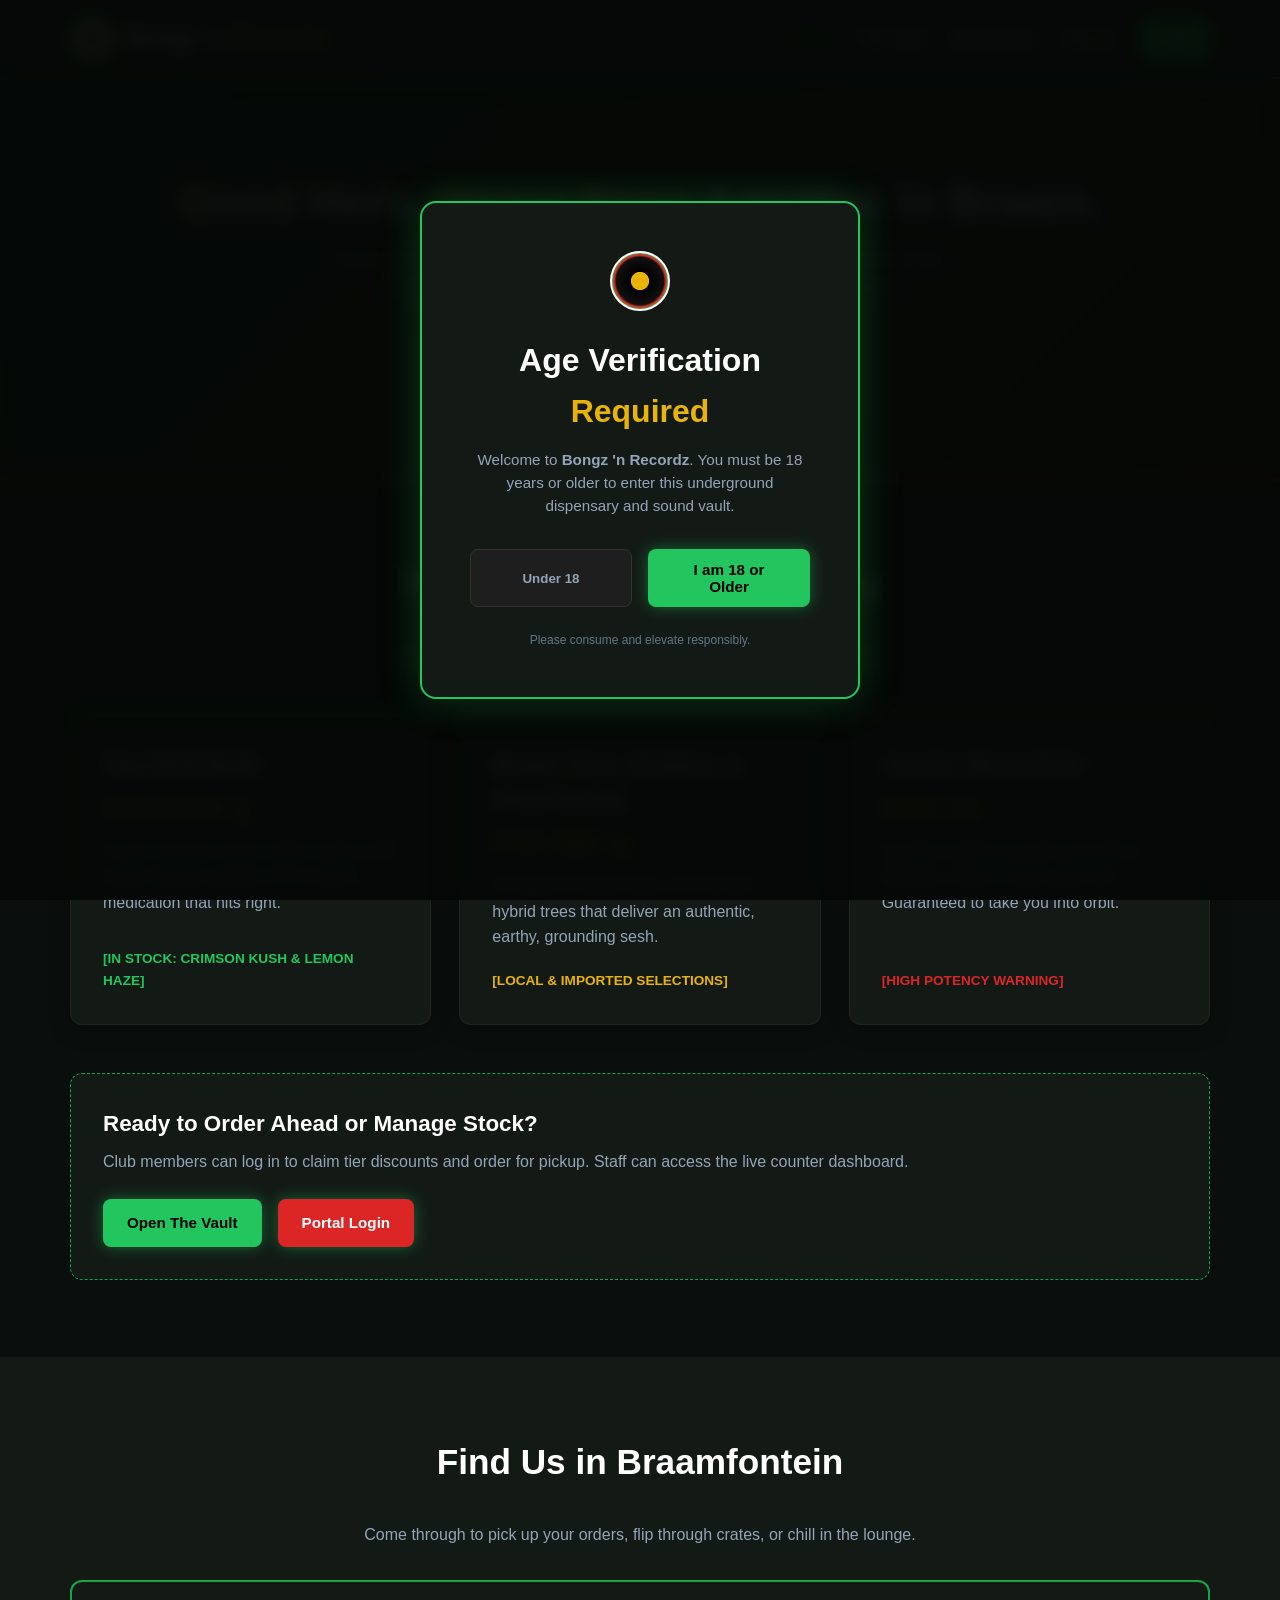
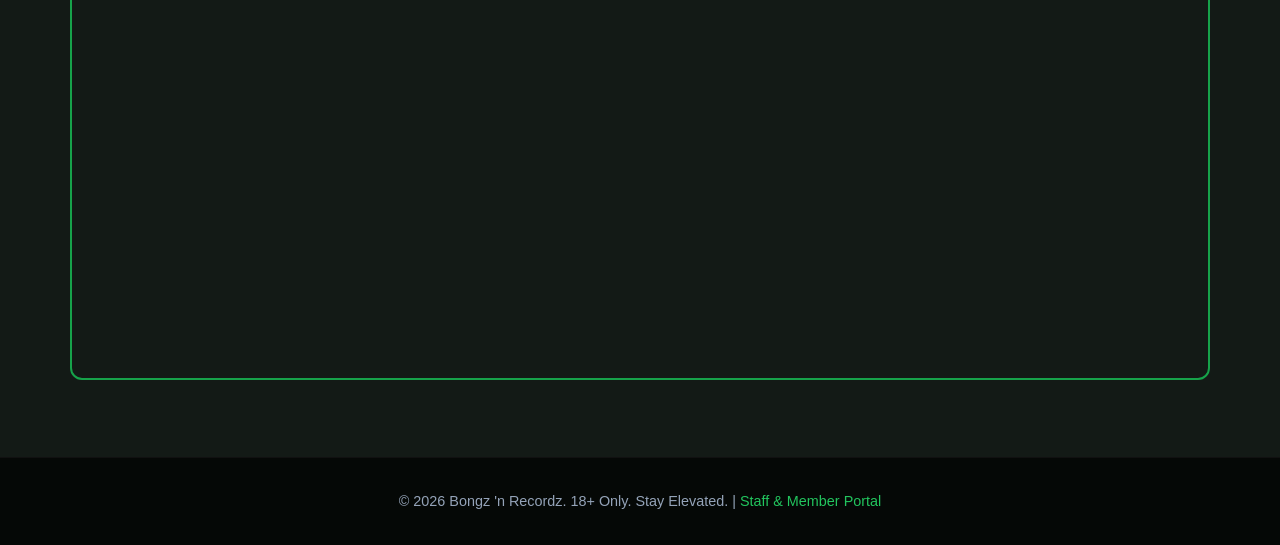
<file: index.html>
<!DOCTYPE html>
<html lang="en">
<head>
    <meta charset="UTF-8">
    <meta name="viewport" content="width=device-width, initial-scale=1.0">
    <title>Bongz 'n Recordz | Premium Herb & Sound - Braam</title>
    <link rel="stylesheet" href="CSS/styles.css">
</head>

<meta name="description" content="Bongz 'n Recordz is Braamfontein's premier underground destination for top-shelf buds, exotic trees, cosmic moonsticks, and rare vinyl records.">
<meta name="keywords" content="cannabis dispensary Braamfontein, weed shop Johannesburg, top-shelf buds, moonsticks, vinyl records Braam, Bongz n Recordz">
<meta name="author" content="Bongz 'n Recordz">

<meta property="og:title" content="Bongz 'n Recordz | Premium Herb & Sound in Braam">
<meta property="og:description" content="Top-shelf strains, smoking accessories, and exclusive vinyl records in the heart of Braamfontein.">
<meta property="og:type" content="website">
<meta property="og:image" content="Bongz'NRecords.jpg">
<body>
    
<div id="ageModal" class="age-modal-overlay" style="display: none;">
    <div class="age-modal-card">
        <div class="vinyl-badge" style="margin: 0 auto 1.5rem auto; width: 60px; height: 60px;"></div>
        <h3>Age Verification <span>Required</span></h3>
        <p>Welcome to <strong>Bongz 'n Recordz</strong>. You must be 18 years or older to enter this underground dispensary and sound vault.</p>
        <div class="age-btn-group">
            <button onclick="denyAge()" class="btn-decline">Under 18</button>
            <button onclick="verifyAge()" class="btn-slime">I am 18 or Older</button>
        </div>
        <p style="font-size: 0.75rem; color: #64748b; margin-top: 1.5rem; margin-bottom: 0;">Please consume and elevate responsibly.</p>
    </div>
</div>

<script>
    // Check if user has already verified their age in this session/browser
    document.addEventListener("DOMContentLoaded", function() {
        const isVerified = localStorage.getItem("bnr_age_verified");
        if (!isVerified) {
            document.getElementById("ageModal").style.display = "flex";
        }
    });

    function verifyAge() {
        localStorage.setItem("bnr_age_verified", "true");
        document.getElementById("ageModal").style.display = "none";
    }

    function denyAge() {
        alert("Access denied. You must be 18 or older to enter Bongz 'n Recordz.");
        window.location.href = "https://www.google.com";
    }
</script>

    <!-- Header / Navbar -->
    <header class="navbar">
        <div class="container nav-container">
            <a href="index.html" class="brand-wrap">
                <img src="Bongz'NRecords.jpg" alt="Bongz 'n Recordz Logo" class="brand-logo">
                <h1 class="logo">Bongz 'n <span>Recordz</span></h1>
            </a>
            <nav>
                <ul class="nav-links">
                    <li><a href="index.html" style="color: var(--slime-green);">Home</a></li>
                    <li><a href="vault.html">The Vault</a></li>
                    <li><a href="membership.html">Membership</a></li>
                    <li><a href="#location">Find Us</a></li>
                    <li><a href="login.html" class="btn-slime btn-nav">Login</a></li>
                </ul>
            </nav>
        </div>
    </header>

    <!-- Hero Section -->
    <section class="hero">
        <div class="container hero-content">
            <h2>Good Herb. <span>Heavy Bass.</span> Located in Braam.</h2>
            <p>Your premier underground destination right in the heart of Braamfontein for top-shelf strains, exotic trees, potent moonsticks, and rare vinyl records.</p>
            <div style="display: flex; gap: 1rem; justify-content: center; flex-wrap: wrap;">
                <a href="vault.html" class="btn-slime">Browse Live Vault</a>
                <a href="login.html" class="btn-slime" style="background: var(--rastas-yellow); color: #000;">Order for Pickup</a>
            </div>
        </div>
    </section>

    <!-- Featured Inventory Section -->
    <section id="inventory" class="section-container">
        <div class="container">
            <h3>The Vault: Curated Inventory</h3>
            <p style="color: var(--text-muted); margin-bottom: 2.5rem;">Hand-selected from the finest growers and crate-digged worldwide.</p>
            
            <div class="grid-3">
                <div class="card" style="border-top: 4px solid var(--slime-green);">
                    <div>
                        <h4>Top-Shelf Buds</h4>
                        <p class="price">From R150 / g</p>
                        <p>Frosty, trichome-heavy indoor strains with heavy terpene profiles. Pure organic medication that hits right.</p>
                    </div>
                    <span style="color: var(--slime-green); font-size: 0.85rem; font-weight: bold;">[IN STOCK: CRIMSON KUSH & LEMON HAZE]</span>
                </div>

                <div class="card" style="border-top: 4px solid var(--rastas-yellow);">
                    <div>
                        <h4>Braam Trees (Outdoor & Greenhouse)</h4>
                        <p class="price">From R80 / g</p>
                        <p>Sun-grown heavy hitters and smooth hybrid trees that deliver an authentic, earthy, grounding sesh.</p>
                    </div>
                    <span style="color: var(--rastas-yellow); font-size: 0.85rem; font-weight: bold;">[LOCAL & IMPORTED SELECTIONS]</span>
                </div>

                <div class="card" style="border-top: 4px solid var(--rastas-red);">
                    <div>
                        <h4>Cosmic Moonsticks</h4>
                        <p class="price">R250 / ea</p>
                        <p>Expertly crafted pre-rolls saturated in distillate, rolled in high-purity kief. Guaranteed to take you into orbit.</p>
                    </div>
                    <span style="color: var(--rastas-red); font-size: 0.85rem; font-weight: bold;">[HIGH POTENCY WARNING]</span>
                </div>
            </div>

            <!-- Vault & Portal Direct Access Banner -->
            <div style="margin-top: 3rem; background: var(--card-bg); padding: 2rem; border-radius: 12px; border: 1px dashed var(--primary-green); text-align: left; display: flex; justify-content: space-between; align-items: center; flex-wrap: wrap; gap: 1.5rem;">
                <div>
                    <h4 style="color: var(--white); font-size: 1.4rem; margin-bottom: 0.5rem;">Ready to Order Ahead or Manage Stock?</h4>
                    <p style="color: var(--text-muted); margin: 0;">Club members can log in to claim tier discounts and order for pickup. Staff can access the live counter dashboard.</p>
                </div>
                <div style="display: flex; gap: 1rem; flex-wrap: wrap;">
                    <a href="vault.html" class="btn-slime">Open The Vault</a>
                    <a href="login.html" class="btn-slime" style="background: var(--rastas-red); color: #fff;">Portal Login</a>
                </div>
            </div>
        </div>
    </section>

    <!-- Google Maps Location Section (Braamfontein) -->
    <section id="location" class="section-container" style="background: var(--card-bg);">
        <div class="container">
            <h3>Find Us in Braamfontein</h3>
            <p style="color: var(--text-muted); margin-bottom: 1.5rem;">Come through to pick up your orders, flip through crates, or chill in the lounge.</p>
            
            <div class="map-container">
                <iframe 
                    width="100%" 
                    height="100%" 
                    style="border:0;" 
                    allowfullscreen="" 
                    loading="lazy" 
                    referrerpolicy="no-referrer-when-downgrade"
                    src="https://www.google.com/maps/embed?pb=!1m18!1m12!1m3!1d3580.087265774749!2d28.0283385754149!3d-26.193839377082746!2m3!1f0!2f0!3f0!3m2!1i1024!2i768!4f13.1!3m3!1m2!1s0x1e950d055dfad241%3A0xce49536ba482b421!2sBongz%20n%20records!5e0!3m2!1sen!2sza!4v1794028584160!5m2!1sen!2sza">
                </iframe>
            </div>
        </div>
    </section>

    <!-- Footer -->
    <footer>
        <div class="container">
            <p>&copy; 2026 Bongz 'n Recordz. 18+ Only. Stay Elevated. | <a href="login.html" style="color: var(--slime-green); text-decoration: none;">Staff & Member Portal</a></p>
        </div>
    </footer>

</body>
</html>
</file>
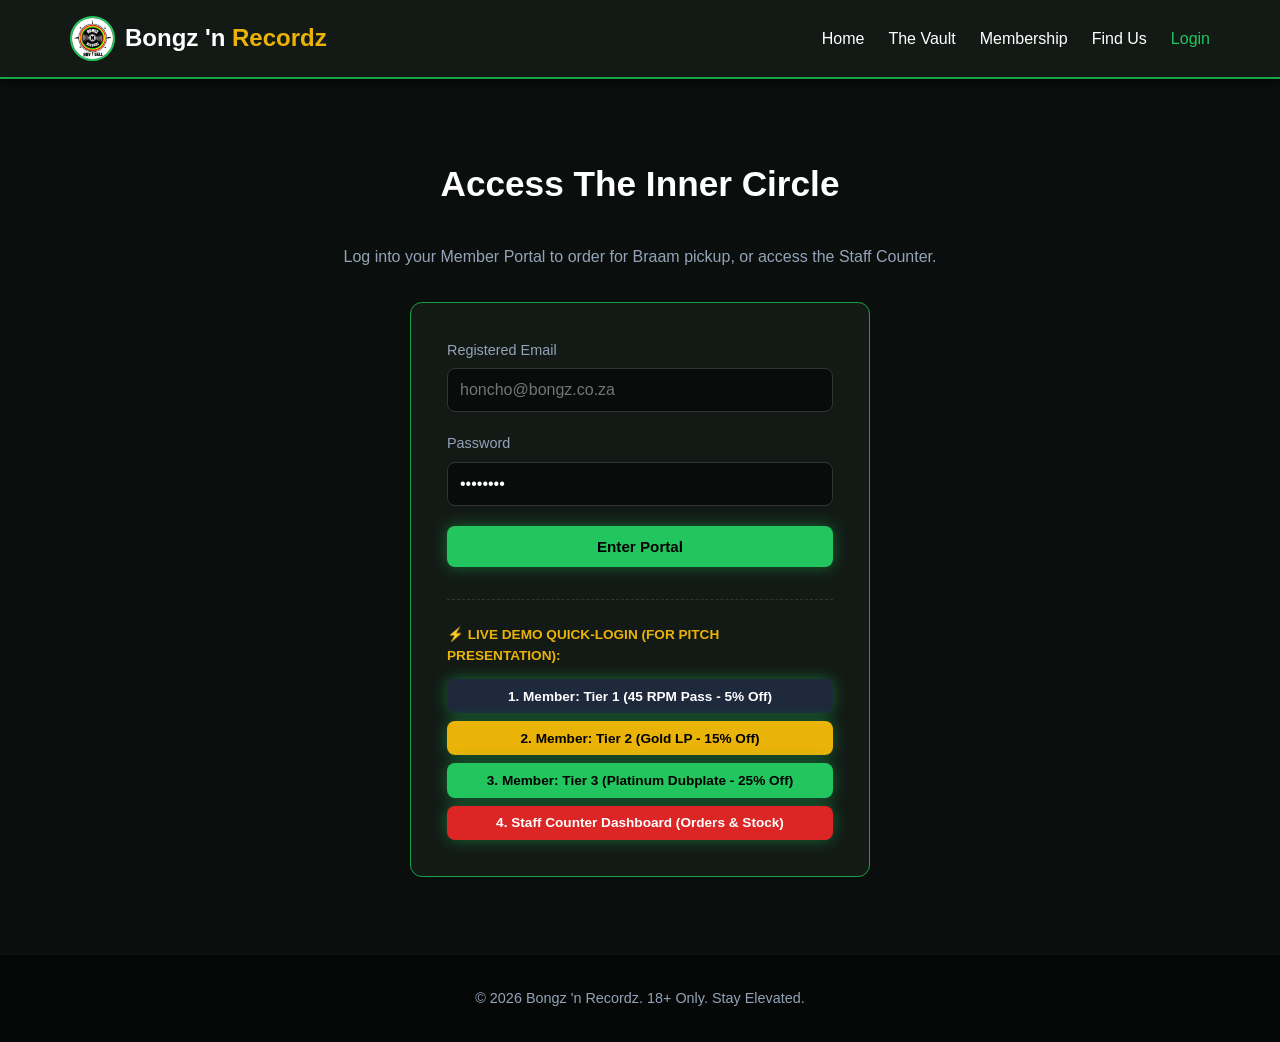
<file: login.html>
<!DOCTYPE html>
<html lang="en">
<head>
    <meta charset="UTF-8">
    <meta name="viewport" content="width=device-width, initial-scale=1.0">
    <title>Club & Staff Login | Bongz 'n Recordz</title>
    <link rel="stylesheet" href="CSS/styles.css">
</head>
<body>

    <header class="navbar">
        <div class="container nav-container">
            <a href="index.html" class="brand-wrap">
                <img src="Bongz'NRecords.jpg" alt="Bongz 'n Recordz Logo" class="brand-logo">
                <h1 class="logo">Bongz 'n <span>Recordz</span></h1>
            </a>
            <nav>
                <ul class="nav-links">
                    <li><a href="index.html">Home</a></li>
                    <li><a href="vault.html">The Vault</a></li>
                    <li><a href="membership.html">Membership</a></li>
                    <li><a href="index.html#location">Find Us</a></li>
                    <li><a href="login.html" style="color: var(--slime-green);">Login</a></li>
                </ul>
            </nav>
        </div>
    </header>

    <section class="section-container">
        <div class="container">
            <h3>Access The Inner Circle</h3>
            <p style="color: var(--text-muted); margin-bottom: 2rem;">Log into your Member Portal to order for Braam pickup, or access the Staff Counter.</p>

            <div class="auth-box">
                <form id="loginForm">
                    <div class="form-group">
                        <label for="email">Registered Email</label>
                        <input type="email" id="email" placeholder="honcho@bongz.co.za" required>
                    </div>
                    <div class="form-group">
                        <label for="password">Password</label>
                        <input type="password" id="password" value="braam420" required>
                    </div>
                    <button type="submit" class="btn-slime" style="width: 100%;">Enter Portal</button>
                    <p id="loginError" style="color: var(--rastas-red); margin-top: 1rem; font-size: 0.9rem;"></p>
                </form>

                <!-- Quick Pitch Demo Switcher -->
                <div style="margin-top: 2rem; padding-top: 1.5rem; border-top: 1px dashed #333;">
                    <p style="font-size: 0.85rem; color: var(--rastas-yellow); margin-bottom: 0.75rem; font-weight: 700;">⚡ LIVE DEMO QUICK-LOGIN (FOR PITCH PRESENTATION):</p>
                    <div style="display: grid; gap: 0.5rem;">
                        <button onclick="quickDemo('daytripper@bongz.co.za')" class="btn-slime" style="background: #1e293b; color: #fff; font-size: 0.85rem; padding: 0.6rem;">1. Member: Tier 1 (45 RPM Pass - 5% Off)</button>
                        <button onclick="quickDemo('backstage@bongz.co.za')" class="btn-slime" style="background: var(--rastas-yellow); color: #000; font-size: 0.85rem; padding: 0.6rem;">2. Member: Tier 2 (Gold LP - 15% Off)</button>
                        <button onclick="quickDemo('honcho@bongz.co.za')" class="btn-slime" style="font-size: 0.85rem; padding: 0.6rem;">3. Member: Tier 3 (Platinum Dubplate - 25% Off)</button>
                        <button onclick="quickDemo('staff@bongz.co.za')" class="btn-slime" style="background: var(--rastas-red); color: #fff; font-size: 0.85rem; padding: 0.6rem;">4. Staff Counter Dashboard (Orders & Stock)</button>
                    </div>
                </div>
            </div>
        </div>
    </section>

    <footer>
        <div class="container">
            <p>&copy; 2026 Bongz 'n Recordz. 18+ Only. Stay Elevated.</p>
        </div>
    </footer>

    <script src="app.js"></script>
    <script>
        function routeUser(user) {
            if (user.role === "staff") {
                window.location.href = "staff-dashboard.html";
            } else {
                window.location.href = "member-portal.html";
            }
        }

        function quickDemo(email) {
            const user = loginWithEmail(email);
            if (user) routeUser(user);
        }

        document.getElementById("loginForm").addEventListener("submit", function(e) {
            e.preventDefault();
            const email = document.getElementById("email").value;
            const user = loginWithEmail(email);
            if (user) {
                routeUser(user);
            } else {
                document.getElementById("loginError").textContent = "Account not recognized. Use one of the demo buttons below!";
            }
        });
    </script>
</body>
</html>
</file>
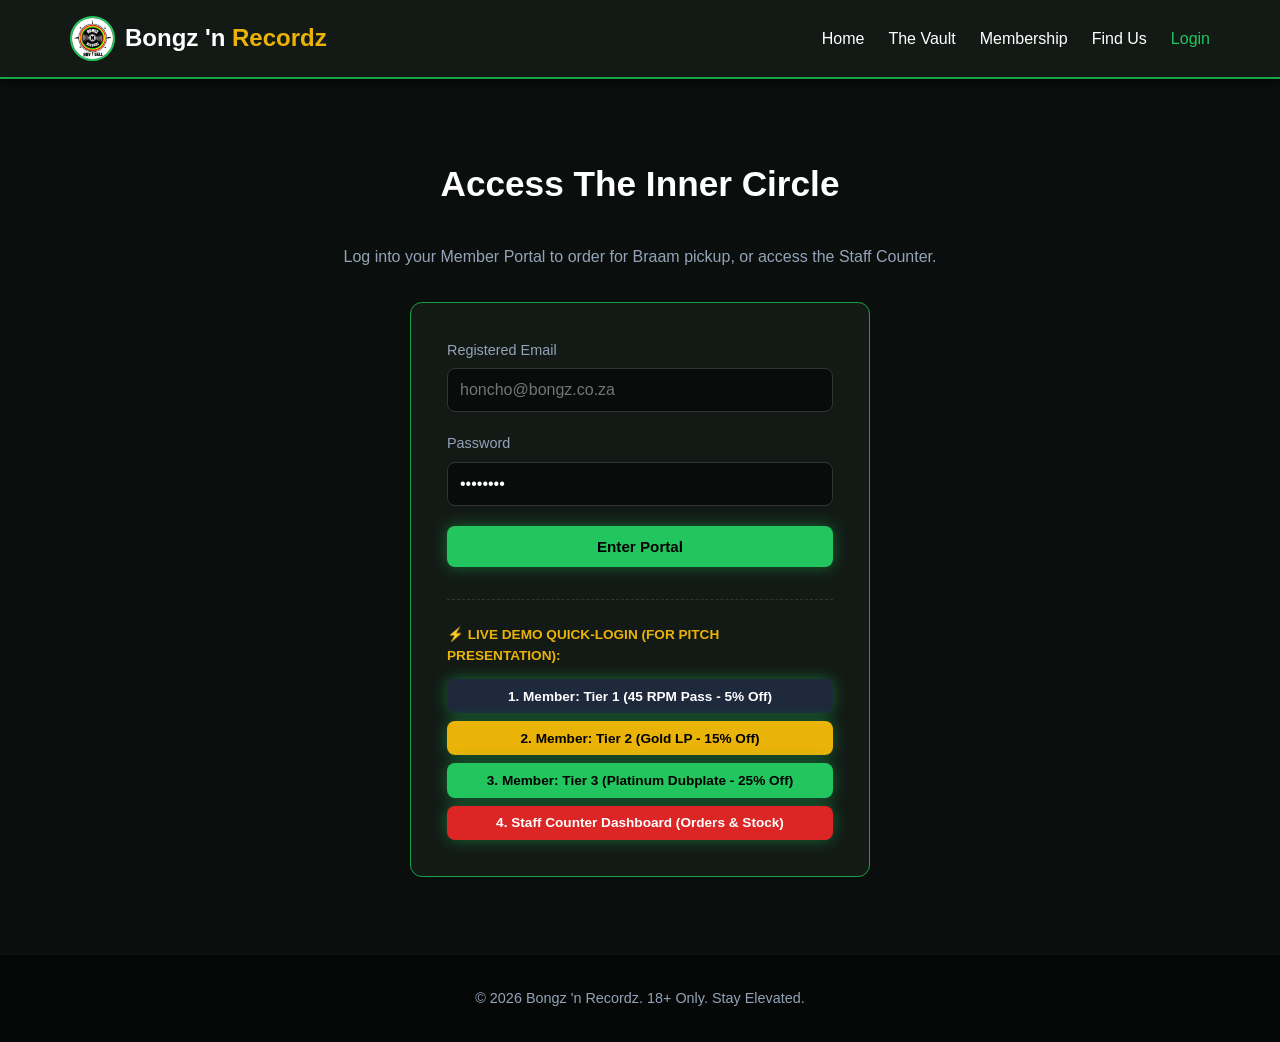
<file: member-portal.html>
<!DOCTYPE html>
<html lang="en">
<head>
    <meta charset="UTF-8">
    <meta name="viewport" content="width=device-width, initial-scale=1.0">
    <title>Member Portal | Bongz 'n Recordz</title>
    <link rel="stylesheet" href="CSS/styles.css">
</head>
<body>

    <header class="navbar">
        <div class="container nav-container">
            <a href="index.html" class="brand-wrap">
                <img src="Bongz'NRecords.jpg" alt="Bongz 'n Recordz Logo" class="brand-logo">
                <h1 class="logo">Bongz 'n <span>Recordz</span></h1>
            </a>
            <nav>
                <ul class="nav-links">
                    <li><a href="index.html">Home</a></li>
                    <li><a href="vault.html">The Vault</a></li>
                    <li><a href="member-portal.html" style="color: var(--slime-green);">My Club Card</a></li>
                    <li><button onclick="logoutUser()" class="btn-slime btn-nav" style="background: var(--rastas-red); color: #fff;">Logout</button></li>
                </ul>
            </nav>
        </div>
    </header>

    <section class="section-container">
        <div class="container">
            <!-- Dynamic Digital Membership Card -->
            <h3>Your Digital Club Pass</h3>
            <div id="cardContainer" class="member-card-wrapper"></div>

            <!-- Live Pickup Order Tracker -->
            <div style="margin-bottom: 4rem;">
                <h3>Live Pickup Order Tracker</h3>
                <p style="color: var(--text-muted); margin-bottom: 1.5rem;">Orders update instantaneously as our Braamfontein budtenders pack your session.</p>
                <div id="memberOrdersList" class="grid-3"></div>
            </div>

            <!-- Instant Pickup Ordering Menu -->
            <h3>Order Ahead for Braam Pickup</h3>
            <p style="color: var(--text-muted); margin-bottom: 2rem;">Your tier discount (<span id="discountLabel" style="color: var(--slime-green); font-weight: bold;"></span>) is automatically applied below.</p>
            <div id="orderMenuGrid" class="grid-3"></div>
        </div>
    </section>


    <footer>
        <div class="container">
            <p>&copy; 2026 Bongz 'n Recordz. 18+ Only. Stay Elevated.</p>
        </div>
    </footer>

    <script src="app.js"></script>
    <script>
        const currentUser = getCurrentUser();
        if (!currentUser || currentUser.role !== "member") {
            window.location.href = "login.html";
        }

        function renderMembershipCard() {
            const container = document.getElementById("cardContainer");
            const tierClass = `tier-${currentUser.tier}-card`;
            document.getElementById("discountLabel").textContent = `${currentUser.discount * 100}% OFF`;

            container.innerHTML = `
                <div class="digital-card ${tierClass}">
                    <div class="card-top">
                        <div style="display:flex; align-items:center; gap:12px;">
                            <div class="vinyl-badge"></div>
                            <div>
                                <div style="font-weight:800; font-size:1.05rem;">BONGZ 'N RECORDZ</div>
                                <div style="font-size:0.75rem; color:var(--text-muted);">BRAAMFONTEIN UNDERGROUND CLUB</div>
                            </div>
                        </div>
                        <span class="card-chip">TIER ${currentUser.tier}</span>
                    </div>
                    <div class="card-member-name">${currentUser.name}</div>
                    <div class="card-perks-line">${currentUser.tierName}</div>
                    <p style="font-size:0.85rem; color:#e2e8f0; margin-bottom:1.25rem;">${currentUser.perks}</p>
                    <div class="card-bottom">
                        <div>
                            <div>PASS ID: <strong style="color:#fff;">${currentUser.cardId}</strong></div>
                            <div>STATUS: <strong style="color:var(--slime-green);">ACTIVE MEMBER</strong></div>
                        </div>
                        <div class="qr-box">SCAN AT COUNTER</div>
                    </div>
                </div>
            `;
        }

        function renderOrderMenu() {
            const inventory = getInventory();
            const grid = document.getElementById("orderMenuGrid");

            grid.innerHTML = inventory.map(item => {
                const discountedPrice = Math.round(item.price * (1 - currentUser.discount));
                const outOfStock = item.stock <= 0;

                return `
                    <div class="card" style="border-top: 4px solid ${item.color};">
                        <div>
                            <h4>${item.name}</h4>
                            <p class="price">
                                R${discountedPrice} / ${item.unit}
                                <span style="font-size:0.85rem; text-decoration:line-through; color:var(--text-muted); font-weight:normal;">R${item.price}</span>
                            </p>
                            <p>${item.desc}</p>
                            <p style="font-weight:bold; color:${outOfStock ? 'var(--rastas-red)' : 'var(--slime-green)'};">
                                ${outOfStock ? 'SOLD OUT' : `Available in Vault: ${item.stock} ${item.unit}s`}
                            </p>
                        </div>
                        <div style="display:flex; gap:0.5rem; align-items:center; margin-top:1rem;">
                            <input type="number" id="qty-${item.id}" min="1" max="${item.stock}" value="1" 
                                style="width:75px; padding:0.65rem; border-radius:6px; border:1px solid #333; background:#080c0a; color:#fff;" 
                                ${outOfStock ? 'disabled' : ''}>
                            <button onclick="placePickupOrder('${item.id}')" class="btn-slime" style="flex:1;" ${outOfStock ? 'disabled' : ''}>
                                ${outOfStock ? 'Out of Stock' : 'Order Pickup'}
                            </button>
                        </div>
                    </div>
                `;
            }).join("");
        }

        function placePickupOrder(itemId) {
            const inventory = getInventory();
            const itemIndex = inventory.findIndex(i => i.id === itemId);
            if (itemIndex === -1) return;

            const qtyInput = document.getElementById(`qty-${itemId}`);
            const qty = parseInt(qtyInput.value, 10);
            const item = inventory[itemIndex];

            if (!qty || qty <= 0 || qty > item.stock) {
                alert("Please enter a valid quantity within available stock.");
                return;
            }

            // Deduct live stock
            inventory[itemIndex].stock -= qty;
            saveInventory(inventory);

            const discountedUnit = Math.round(item.price * (1 - currentUser.discount));
            const newOrder = {
                orderId: "ORD-" + Math.floor(1000 + Math.random() * 9000),
                memberName: currentUser.name,
                memberEmail: currentUser.email,
                tierName: currentUser.tierName,
                itemName: item.name,
                qty: qty,
                unit: item.unit,
                totalPrice: discountedUnit * qty,
                status: "Order Received",
                time: new Date().toLocaleTimeString([], { hour: '2-digit', minute: '2-digit' })
            };

            const orders = getOrders();
            orders.unshift(newOrder);
            saveOrders(orders);

            renderOrderMenu();
            renderMemberOrders();
        }

        function renderMemberOrders() {
            const orders = getOrders().filter(o => o.memberEmail === currentUser.email);
            const list = document.getElementById("memberOrdersList");

            if (orders.length === 0) {
                list.innerHTML = `<div class="card" style="grid-column: 1 / -1; text-align:center;"><p style="margin:0;">No active pickup orders yet. Select an item below to order ahead!</p></div>`;
                return;
            }

            list.innerHTML = orders.map(order => {
                let badgeClass = "status-received";
                if (order.status === "Packing Your Sesh") badgeClass = "status-packing";
                if (order.status === "Ready for Braam Pickup") badgeClass = "status-ready";

                return `
                    <div class="card">
                        <div>
                            <div style="display:flex; justify-content:space-between; align-items:center; margin-bottom:0.75rem;">
                                <strong style="color:var(--rastas-yellow);">${order.orderId}</strong>
                                <span style="font-size:0.8rem; color:var(--text-muted);">${order.time}</span>
                            </div>
                            <h4>${order.qty}x ${order.itemName}</h4>
                            <p class="price">Total: R${order.totalPrice}</p>
                        </div>
                        <div>
                            <span class="status-pill ${badgeClass}">${order.status}</span>
                        </div>
                    </div>
                `;
            }).join("");
        }

        // Listen for real-time Staff updates from the other tab!
        window.addEventListener("storage", () => {
            renderOrderMenu();
            renderMemberOrders();
        });

        renderMembershipCard();
        renderOrderMenu();
        renderMemberOrders();
    </script>
</body>
</html>
</file>
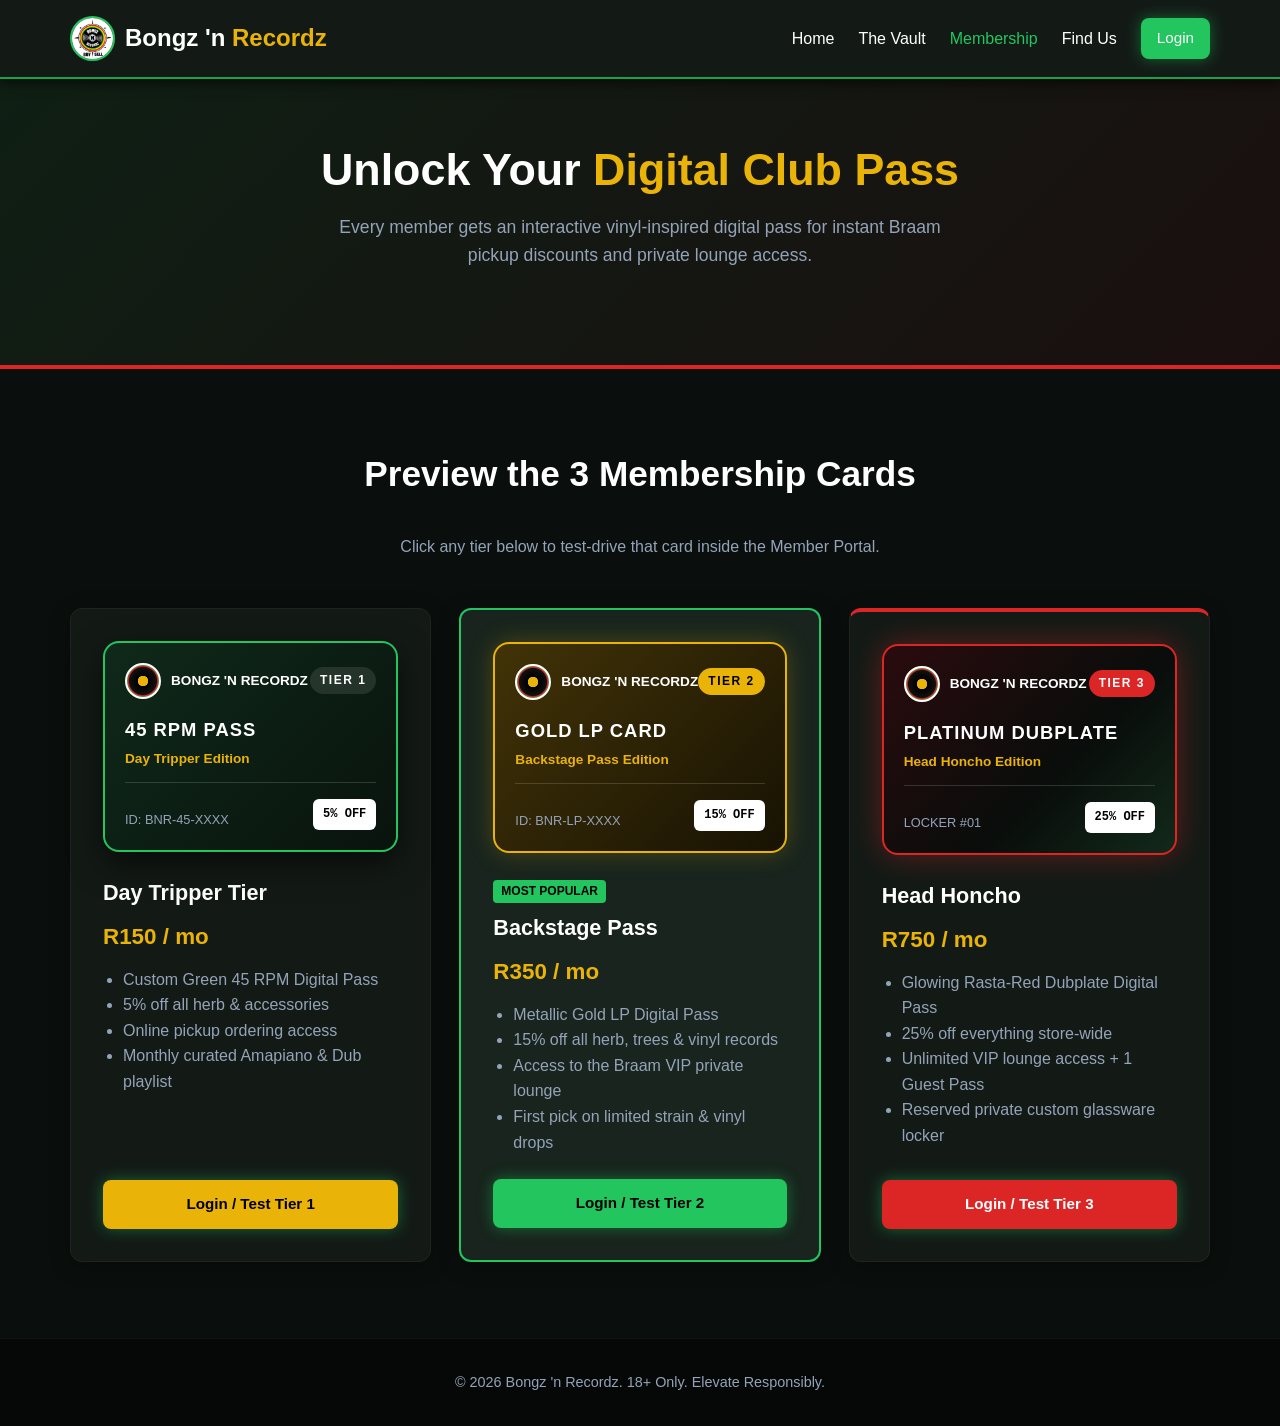
<file: membership.html>
<!DOCTYPE html>
<html lang="en">
<head>
    <meta charset="UTF-8">
    <meta name="viewport" content="width=device-width, initial-scale=1.0">
    <title>Membership Cards & Tiers | Bongz 'n Recordz</title>
    <link rel="stylesheet" href="CSS/styles.css">
</head>

<meta name="description" content="Bongz 'n Recordz is Braamfontein's premier underground destination for top-shelf buds, exotic trees, cosmic moonsticks, and rare vinyl records.">
<meta name="keywords" content="cannabis dispensary Braamfontein, weed shop Johannesburg, top-shelf buds, moonsticks, vinyl records Braam, Bongz n Recordz">
<meta name="author" content="Bongz 'n Recordz">

<meta property="og:title" content="Bongz 'n Recordz | Premium Herb & Sound in Braam">
<meta property="og:description" content="Top-shelf strains, smoking accessories, and exclusive vinyl records in the heart of Braamfontein.">
<meta property="og:type" content="website">
<meta property="og:image" content="Bongz'NRecords.jpg">
    
<body>

    <!-- Header / Navbar -->
    <header class="navbar">
        <div class="container nav-container">
            <a href="index.html" class="brand-wrap">
                <img src="Bongz'NRecords.jpg" alt="Bongz 'n Recordz Logo" class="brand-logo">
                <h1 class="logo">Bongz 'n <span>Recordz</span></h1>
            </a>
            <nav>
                <ul class="nav-links">
                    <li><a href="index.html">Home</a></li>
                    <li><a href="vault.html">The Vault</a></li>
                    <li><a href="membership.html" style="color: var(--slime-green);">Membership</a></li>
                    <li><a href="index.html#location">Find Us</a></li>
                    <li><a href="login.html" class="btn-slime btn-nav">Login</a></li>
                </ul>
            </nav>
        </div>
    </header>

    <!-- Membership Header -->
    <section class="hero" style="padding: 4rem 0;">
        <div class="container hero-content">
            <h2>Unlock Your <span>Digital Club Pass</span></h2>
            <p>Every member gets an interactive vinyl-inspired digital pass for instant Braam pickup discounts and private lounge access.</p>
        </div>
    </section>

    <!-- Membership Tiers & Live Card Previews -->
    <section class="section-container">
        <div class="container">
            <h3>Preview the 3 Membership Cards</h3>
            <p style="color: var(--text-muted); margin-bottom: 3rem;">Click any tier below to test-drive that card inside the Member Portal.</p>

            <div class="grid-3">
                
                <!-- TIER 1 CARD + DETAILS -->
                <div class="card">
                    <div>
                        <!-- Live Visual Card 1 -->
                        <div class="digital-card tier-1-card" style="margin-bottom: 1.5rem; padding: 1.25rem;">
                            <div class="card-top" style="margin-bottom: 1rem;">
                                <div style="display:flex; align-items:center; gap:10px;">
                                    <div class="vinyl-badge" style="width:36px; height:36px;"></div>
                                    <div style="font-weight:800; font-size:0.85rem;">BONGZ 'N RECORDZ</div>
                                </div>
                                <span class="card-chip">TIER 1</span>
                            </div>
                            <div class="card-member-name" style="font-size: 1.15rem;">45 RPM PASS</div>
                            <div class="card-perks-line" style="margin-bottom: 0.75rem;">Day Tripper Edition</div>
                            <div class="card-bottom">
                                <span>ID: BNR-45-XXXX</span>
                                <span class="qr-box">5% OFF</span>
                            </div>
                        </div>
                        

                        <h4>Day Tripper Tier</h4>
                        <p class="price">R150 / mo</p>
                        <ul style="color: var(--text-muted); margin-bottom: 1.5rem; padding-left: 20px; text-align: left;">
                            <li>Custom Green 45 RPM Digital Pass</li>
                            <li>5% off all herb & accessories</li>
                            <li>Online pickup ordering access</li>
                            <li>Monthly curated Amapiano & Dub playlist</li>
                        </ul>
                    </div>
                    <a href="login.html" class="btn-slime" style="background: var(--rastas-yellow); color: #000;">Login / Test Tier 1</a>
                </div>

                <!-- TIER 2 CARD + DETAILS -->
                <div class="card" style="border: 2px solid var(--slime-green); background: #18241d;">
                    <div>
                        <!-- Live Visual Card 2 -->
                        <div class="digital-card tier-2-card" style="margin-bottom: 1.5rem; padding: 1.25rem;">
                            <div class="card-top" style="margin-bottom: 1rem;">
                                <div style="display:flex; align-items:center; gap:10px;">
                                    <div class="vinyl-badge" style="width:36px; height:36px;"></div>
                                    <div style="font-weight:800; font-size:0.85rem;">BONGZ 'N RECORDZ</div>
                                </div>
                                <span class="card-chip" style="background: var(--rastas-yellow); color:#000;">TIER 2</span>
                            </div>
                            <div class="card-member-name" style="font-size: 1.15rem;">GOLD LP CARD</div>
                            <div class="card-perks-line" style="margin-bottom: 0.75rem;">Backstage Pass Edition</div>
                            <div class="card-bottom">
                                <span>ID: BNR-LP-XXXX</span>
                                <span class="qr-box">15% OFF</span>
                            </div>
                        </div>

                        <div style="background: var(--slime-green); color: #000; font-size: 0.75rem; font-weight: bold; padding: 2px 8px; border-radius: 4px; display: inline-block; margin-bottom: 8px;">MOST POPULAR</div>
                        <h4>Backstage Pass</h4>
                        <p class="price">R350 / mo</p>
                        <ul style="color: var(--text-muted); margin-bottom: 1.5rem; padding-left: 20px; text-align: left;">
                            <li>Metallic Gold LP Digital Pass</li>
                            <li>15% off all herb, trees & vinyl records</li>
                            <li>Access to the Braam VIP private lounge</li>
                            <li>First pick on limited strain & vinyl drops</li>
                        </ul>
                    </div>
                    <a href="login.html" class="btn-slime">Login / Test Tier 2</a>
                </div>

                <!-- TIER 3 CARD + DETAILS -->
                <div class="card" style="border-top: 4px solid var(--rastas-red);">
                    <div>
                        <!-- Live Visual Card 3 -->
                        <div class="digital-card tier-3-card" style="margin-bottom: 1.5rem; padding: 1.25rem;">
                            <div class="card-top" style="margin-bottom: 1rem;">
                                <div style="display:flex; align-items:center; gap:10px;">
                                    <div class="vinyl-badge" style="width:36px; height:36px;"></div>
                                    <div style="font-weight:800; font-size:0.85rem;">BONGZ 'N RECORDZ</div>
                                </div>
                                <span class="card-chip" style="background: var(--rastas-red); color:#fff;">TIER 3</span>
                            </div>
                            <div class="card-member-name" style="font-size: 1.15rem;">PLATINUM DUBPLATE</div>
                            <div class="card-perks-line" style="margin-bottom: 0.75rem;">Head Honcho Edition</div>
                            <div class="card-bottom">
                                <span>LOCKER #01</span>
                                <span class="qr-box">25% OFF</span>
                            </div>
                        </div>

                        <h4>Head Honcho</h4>
                        <p class="price">R750 / mo</p>
                        <ul style="color: var(--text-muted); margin-bottom: 1.5rem; padding-left: 20px; text-align: left;">
                            <li>Glowing Rasta-Red Dubplate Digital Pass</li>
                            <li>25% off everything store-wide</li>
                            <li>Unlimited VIP lounge access + 1 Guest Pass</li>
                            <li>Reserved private custom glassware locker</li>
                        </ul>
                    </div>
                    <a href="login.html" class="btn-slime" style="background: var(--rastas-red); color: white;">Login / Test Tier 3</a>
                </div>

            </div>
        </div>
    </section>


    <!-- Footer -->
    <footer>
        <div class="container">
            <p>&copy; 2026 Bongz 'n Recordz. 18+ Only. Elevate Responsibly.</p>
        </div>
    </footer>

</body>
</html>
</file>
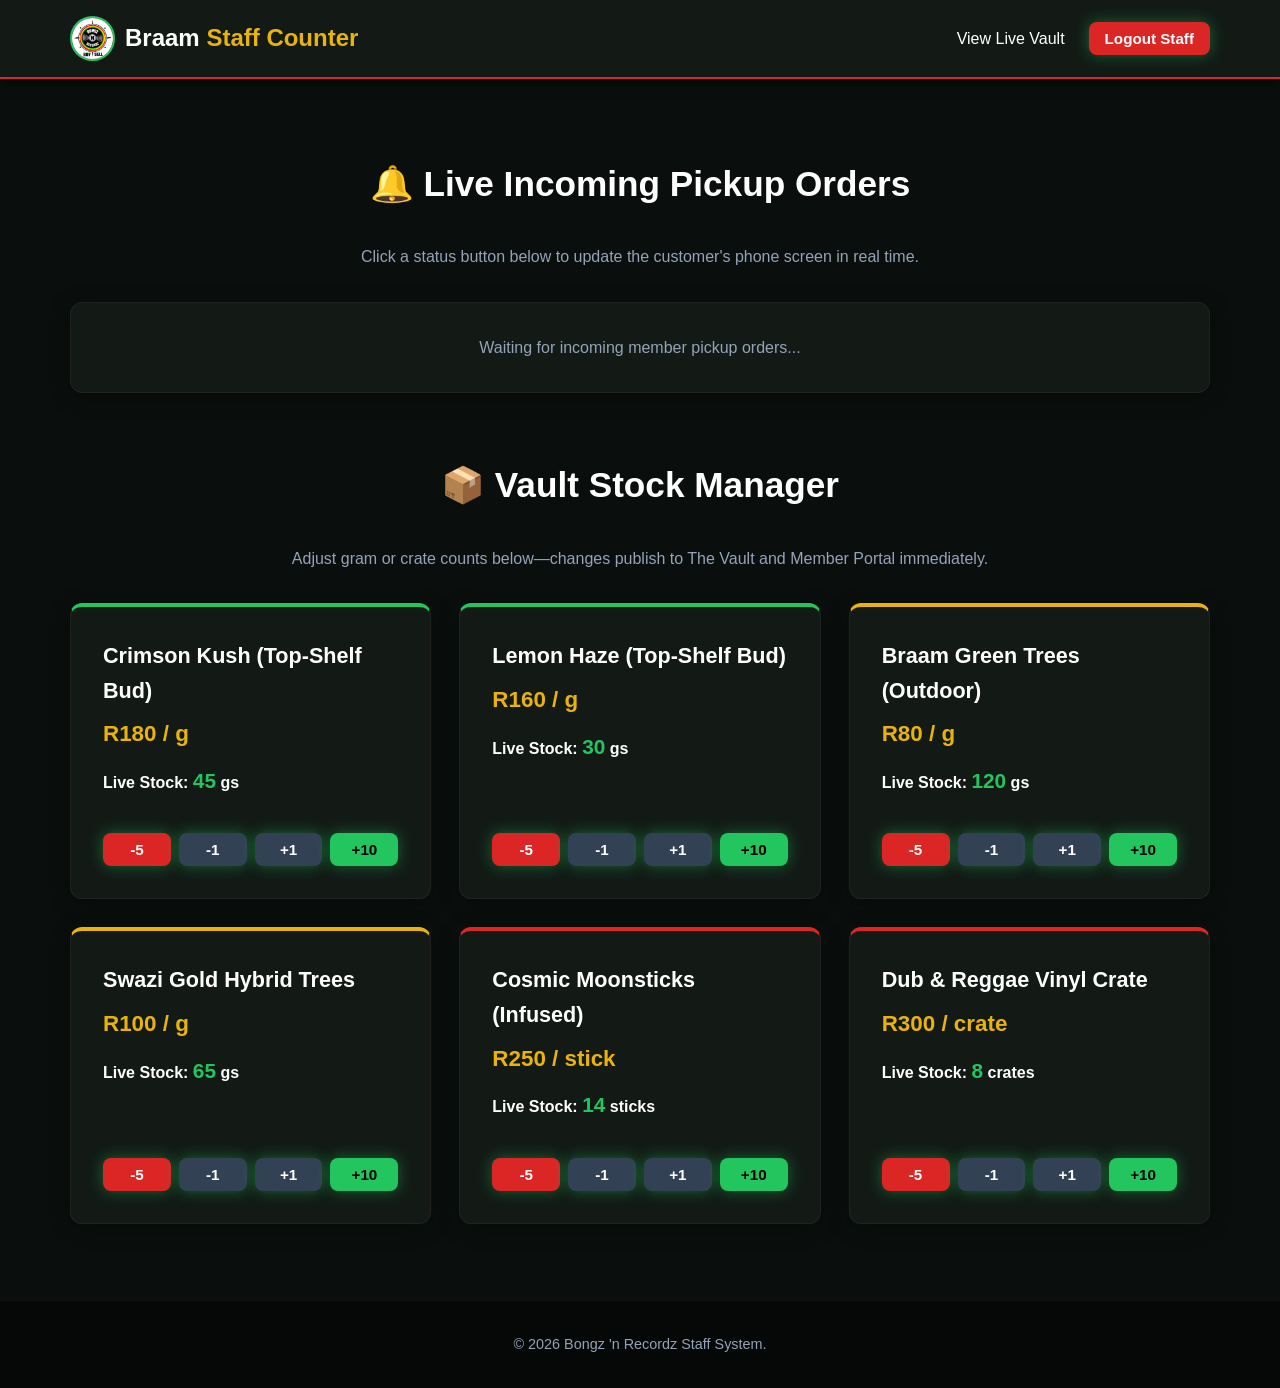
<file: staff-dashboard.html>
<!DOCTYPE html>
<html lang="en">
<head>
    <meta charset="UTF-8">
    <meta name="viewport" content="width=device-width, initial-scale=1.0">
    <title>Staff Counter Control | Bongz 'n Recordz</title>
    <link rel="stylesheet" href="CSS/styles.css">
</head>
<body>

    <header class="navbar" style="border-bottom-color: var(--rastas-red);">
        <div class="container nav-container">
            <a href="index.html" class="brand-wrap">
                <img src="Bongz'NRecords.jpg" alt="Bongz 'n Recordz Logo" class="brand-logo">
                <h1 class="logo">Braam <span>Staff Counter</span></h1>
            </a>
            <nav>
                <ul class="nav-links">
                    <li><a href="vault.html">View Live Vault</a></li>
                    <li><button onclick="logoutUser()" class="btn-slime btn-nav" style="background: var(--rastas-red); color: #fff;">Logout Staff</button></li>
                </ul>
            </nav>
        </div>
    </header>

    <section class="section-container">
        <div class="container">
            <!-- Incoming Pickup Orders Queue -->
            <h3>🔔 Live Incoming Pickup Orders</h3>
            <p style="color: var(--text-muted); margin-bottom: 2rem;">Click a status button below to update the customer's phone screen in real time.</p>
            <div id="staffOrdersGrid" class="grid-3" style="margin-bottom: 4rem;"></div>

            <!-- Live Inventory Manager -->
            <h3>📦 Vault Stock Manager </h3>
            <p style="color: var(--text-muted); margin-bottom: 2rem;">Adjust gram or crate counts below—changes publish to The Vault and Member Portal immediately.</p>
            <div id="staffInventoryGrid" class="grid-3"></div>
        </div>
    </section>

    <footer>
        <div class="container">
            <p>&copy; 2026 Bongz 'n Recordz Staff System.</p>
        </div>
    </footer>

    <script src="app.js"></script>
    <script>
        function renderStaffOrders() {
            const orders = getOrders();
            const grid = document.getElementById("staffOrdersGrid");

            if (orders.length === 0) {
                grid.innerHTML = `<div class="card" style="grid-column: 1 / -1; text-align:center;"><p style="margin:0;">Waiting for incoming member pickup orders...</p></div>`;
                return;
            }

            grid.innerHTML = orders.map((o, idx) => `
                <div class="card" style="border-top: 4px solid var(--rastas-yellow);">
                    <div>
                        <div style="display:flex; justify-content:space-between; margin-bottom:0.5rem;">
                            <strong style="color:var(--slime-green);">${o.orderId}</strong>
                            <span style="font-size:0.8rem; color:var(--text-muted);">${o.time}</span>
                        </div>
                        <h4>${o.qty} ${o.unit} - ${o.itemName}</h4>
                        <p style="margin-bottom:0.5rem; color:#fff;">Member: <strong>${o.memberName}</strong> <br><small style="color:var(--rastas-yellow);">${o.tierName}</small></p>
                        <p class="price">Collect at Counter: R${o.totalPrice}</p>
                        <p>Current Status: <strong style="color:var(--slime-green);">${o.status}</strong></p>
                    </div>
                    <div style="display:grid; gap:0.5rem; margin-top:1rem;">
                        <button onclick="updateOrderStatus(${idx}, 'Packing Your Sesh')" class="btn-slime" style="background:var(--rastas-yellow); color:#000; padding:0.5rem;">1. Mark as Packing</button>
                        <button onclick="updateOrderStatus(${idx}, 'Ready for Braam Pickup')" class="btn-slime" style="padding:0.5rem;">2. Mark Ready for Pickup</button>
                        <button onclick="clearOrder(${idx})" class="btn-slime" style="background:#222; color:var(--text-muted); box-shadow:none; padding:0.5rem;">Complete / Clear Order</button>
                    </div>
                </div>
            `).join("");
        }

        function updateOrderStatus(index, newStatus) {
            const orders = getOrders();
            orders[index].status = newStatus;
            saveOrders(orders);
            renderStaffOrders();
        }

        function clearOrder(index) {
            const orders = getOrders();
            orders.splice(index, 1);
            saveOrders(orders);
            renderStaffOrders();
        }

        function renderStaffInventory() {
            const inventory = getInventory();
            const grid = document.getElementById("staffInventoryGrid");

            grid.innerHTML = inventory.map((item, idx) => `
                <div class="card" style="border-top: 4px solid ${item.color};">
                    <div>
                        <h4>${item.name}</h4>
                        <p class="price">R${item.price} / ${item.unit}</p>
                        <p style="color:#fff; font-weight:bold;">Live Stock: <span style="color:var(--slime-green); font-size:1.3rem;">${item.stock}</span> ${item.unit}s</p>
                    </div>
                    <div style="display:flex; gap:0.5rem; margin-top:1rem;">
                        <button onclick="adjustStock(${idx}, -5)" class="btn-slime" style="background:var(--rastas-red); color:#fff; flex:1; padding:0.5rem;">-5</button>
                        <button onclick="adjustStock(${idx}, -1)" class="btn-slime" style="background:#334155; color:#fff; flex:1; padding:0.5rem;">-1</button>
                        <button onclick="adjustStock(${idx}, 1)" class="btn-slime" style="background:#334155; color:#fff; flex:1; padding:0.5rem;">+1</button>
                        <button onclick="adjustStock(${idx}, 10)" class="btn-slime" style="flex:1; padding:0.5rem;">+10</button>
                    </div>
                </div>
            `).join("");
        }

        function adjustStock(index, amount) {
            const inventory = getInventory();
            inventory[index].stock = Math.max(0, inventory[index].stock + amount);
            saveInventory(inventory);
            renderStaffInventory();
        }

        // Listen for instant orders from the Member tab!
        window.addEventListener("storage", () => {
            renderStaffOrders();
            renderStaffInventory();
        });

        renderStaffOrders();
        renderStaffInventory();
    </script>
</body>
</html>
</file>
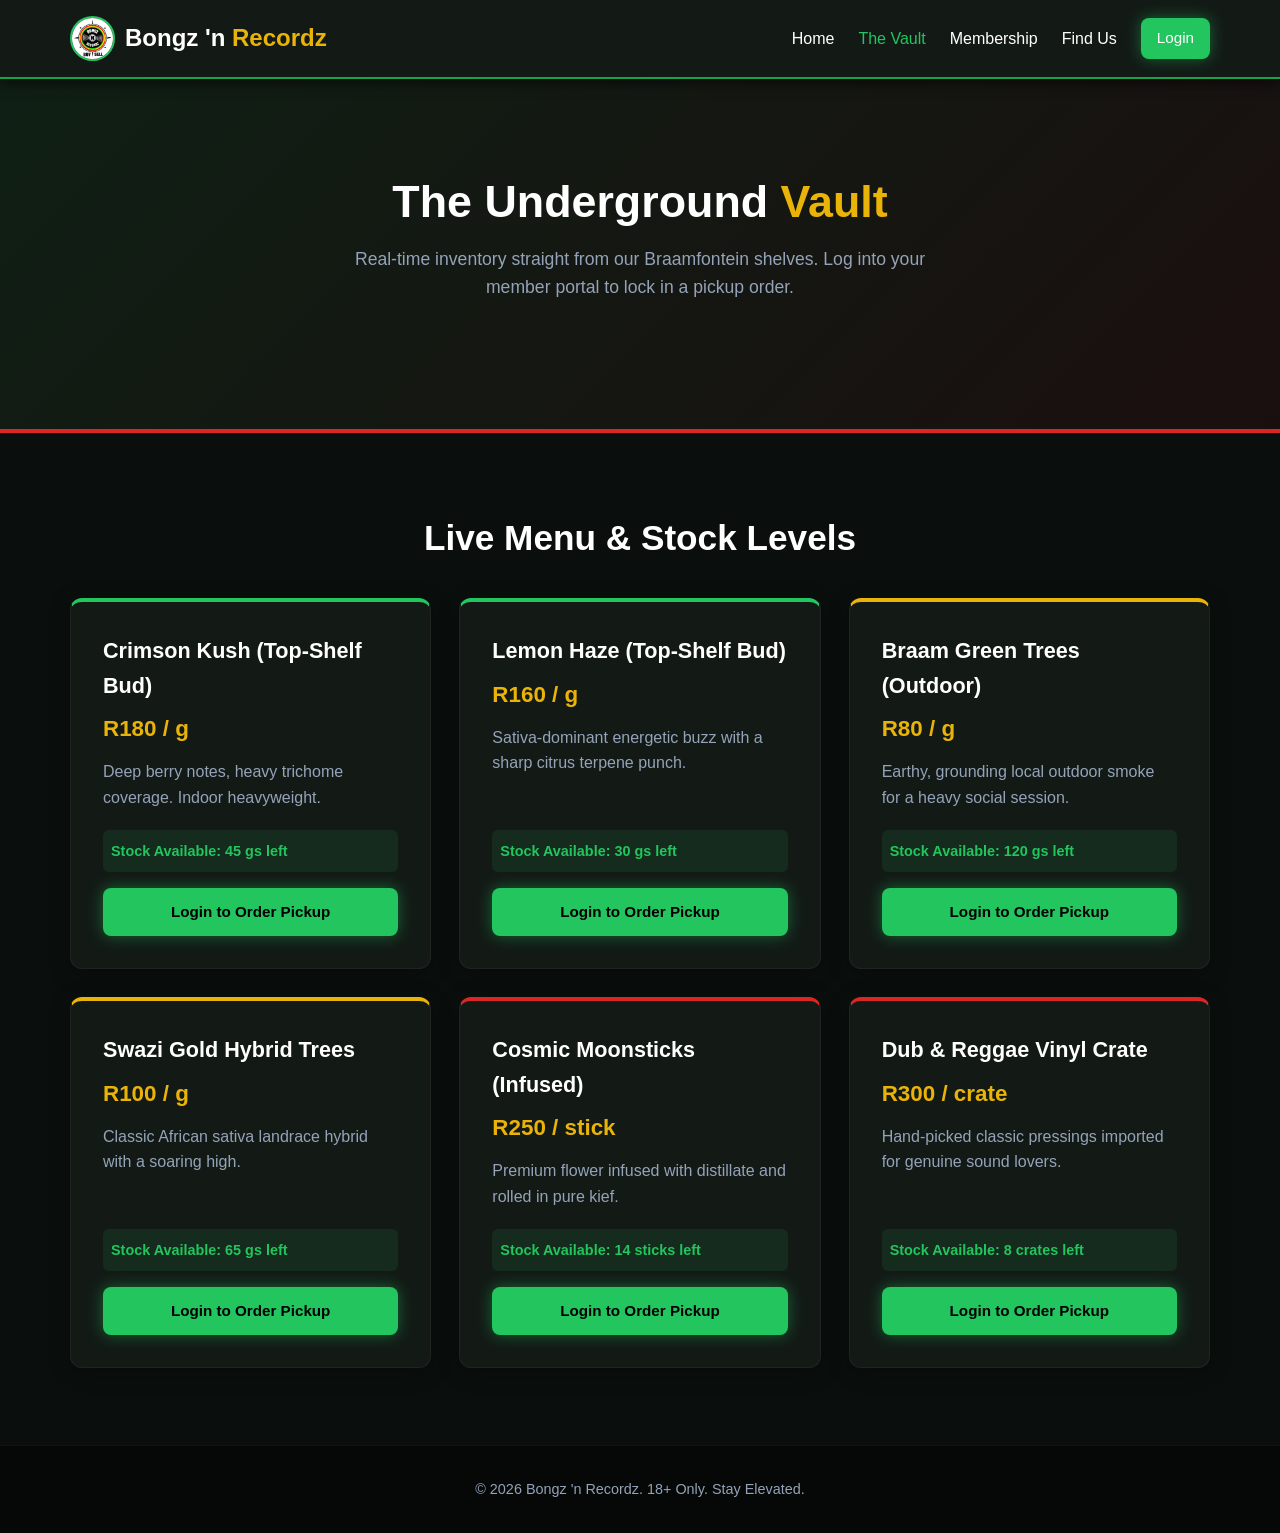
<file: vault.html>
<!DOCTYPE html>
<html lang="en">
<head>
    <meta charset="UTF-8">
    <meta name="viewport" content="width=device-width, initial-scale=1.0">
    <title>The Vault | Bongz 'n Recordz Braam</title>
    <link rel="stylesheet" href="CSS/styles.css">
</head>
<body>

    <header class="navbar">
        <div class="container nav-container">
            <a href="index.html" class="brand-wrap">
                <img src="Bongz'NRecords.jpg" alt="Bongz 'n Recordz Logo" class="brand-logo">
                <h1 class="logo">Bongz 'n <span>Recordz</span></h1>
            </a>
            <nav>
                <ul class="nav-links">
                    <li><a href="index.html">Home</a></li>
                    <li><a href="vault.html" style="color: var(--slime-green);">The Vault</a></li>
                    <li><a href="membership.html">Membership</a></li>
                    <li><a href="index.html#location">Find Us</a></li>
                    <li><a href="login.html" class="btn-slime btn-nav">Login</a></li>
                </ul>
            </nav>
        </div>
    </header>

    <section class="hero">
        <div class="container hero-content">
            <h2>The Underground <span>Vault</span></h2>
            <p>Real-time inventory straight from our Braamfontein shelves. Log into your member portal to lock in a pickup order.</p>
        </div>
    </section>

    <section class="section-container">
        <div class="container">
            <h3>Live Menu & Stock Levels</h3>
            <div id="liveVaultGrid" class="grid-3"></div>
        </div>
    </section>

   
    <footer>
        <div class="container">
            <p>&copy; 2026 Bongz 'n Recordz. 18+ Only. Stay Elevated.</p>
        </div>
    </footer>

    <script src="app.js"></script>
    <script>
        function renderVault() {
            const inventory = getInventory();
            const grid = document.getElementById("liveVaultGrid");
            grid.innerHTML = inventory.map(item => `
                <div class="card" style="border-top: 4px solid ${item.color};">
                    <div>
                        <h4>${item.name}</h4>
                        <p class="price">R${item.price} / ${item.unit}</p>
                        <p>${item.desc}</p>
                    </div>
                    <div>
                        <div style="background: rgba(34, 197, 94, 0.1); padding: 8px; border-radius: 6px; margin-bottom: 1rem;">
                            <span style="color: ${item.stock > 0 ? 'var(--slime-green)' : 'var(--rastas-red)'}; font-size: 0.9rem; font-weight: bold;">
                                ${item.stock > 0 ? `Stock Available: ${item.stock} ${item.unit}s left` : 'SOLD OUT'}
                            </span>
                        </div>
                        <a href="login.html" class="btn-slime" style="width:100%;">Login to Order Pickup</a>
                    </div>
                </div>
            `).join("");
        }

        window.addEventListener("storage", renderVault);
        renderVault();
    </script>
</body>
</html>
</file>
<file: CSS/styles.css>
/* ==========================================
   1. CORE RESET & RASTA/SLIME THEME VARIABLES
   ========================================== */
* {
    margin: 0;
    padding: 0;
    box-sizing: border-box;
    font-family: 'Segoe UI', Tahoma, Geneva, Verdana, sans-serif;
}

:root {
    --bg-dark: #0a0f0d;
    --card-bg: #131a16;
    --primary-green: #16a34a;
    --slime-green: #22c55e;
    --slime-glow: rgba(34, 197, 94, 0.45);
    --rastas-red: #dc2626;
    --rastas-yellow: #eab308;
    --white: #ffffff;
    --text-muted: #94a3b8;
}

html {
    scroll-behavior: smooth;
    font-size: 16px;
}

body {
    background-color: var(--bg-dark);
    color: var(--white);
    line-height: 1.6;
    overflow-x: hidden;
    min-height: 100vh;
    display: flex;
    flex-direction: column;
}

/* Fluid Container & Media Resizing */
.container {
    width: min(92%, 1140px);
    margin: 0 auto;
}

img, iframe, video {
    max-width: 100%;
    height: auto;
    display: block;
}

/* ==========================================
   2. NAVBAR & SLIMEY BUTTONS
   ========================================== */
.navbar {
    background: var(--card-bg);
    padding: 1rem 0;
    box-shadow: 0 4px 12px rgba(0,0,0,0.6);
    position: sticky;
    top: 0;
    z-index: 100;
    border-bottom: 2px solid var(--primary-green);
}

.nav-container {
    display: flex;
    justify-content: space-between;
    align-items: center;
    flex-wrap: wrap;
    gap: 1rem;
}

.brand-wrap {
    display: flex;
    align-items: center;
    gap: 10px;
    text-decoration: none;
}

.brand-logo {
    height: 45px;
    width: 45px;
    border-radius: 50%;
    object-fit: cover;
    border: 2px solid var(--slime-green);
}

.logo {
    font-size: clamp(1.2rem, 2.5vw, 1.5rem);
    color: var(--white);
    font-weight: 700;
}

.logo span {
    color: var(--rastas-yellow);
}

.nav-links {
    list-style: none;
    display: flex;
    align-items: center;
    flex-wrap: wrap;
    gap: 1.5rem;
}

.nav-links a {
    text-decoration: none;
    color: var(--white);
    font-weight: 500;
    transition: color 0.3s;
}

.nav-links a:hover {
    color: var(--slime-green);
}

.btn-slime {
    background: var(--slime-green);
    color: #000000;
    padding: 0.75rem 1.5rem;
    border: none;
    border-radius: 8px;
    font-size: 0.95rem;
    font-weight: 700;
    cursor: pointer;
    text-decoration: none;
    display: inline-block;
    text-align: center;
    box-shadow: 0 0 15px var(--slime-glow);
    transition: all 0.25s ease;
}

.btn-slime:hover {
    background: var(--primary-green);
    color: var(--white);
    box-shadow: 0 0 25px var(--slime-green);
    transform: translateY(-2px);
}

.btn-nav {
    padding: 0.5rem 1rem !important;
}

/* ==========================================
   3. HERO, GRIDS & CARDS
   ========================================== */
.hero {
    background: linear-gradient(135deg, #0f1f14, #1a0f0f);
    color: var(--white);
    padding: clamp(3rem, 8vw, 6rem) 0;
    text-align: center;
    border-bottom: 4px solid var(--rastas-red);
}

.hero-content h2 {
    font-size: clamp(1.8rem, 4.5vw, 2.8rem);
    margin-bottom: 1rem;
    line-height: 1.2;
}

.hero-content h2 span {
    color: var(--rastas-yellow);
}

.hero-content p {
    font-size: clamp(0.95rem, 2vw, 1.1rem);
    max-width: 620px;
    margin: 0 auto 2rem auto;
    color: var(--text-muted);
}

.section-container {
    padding: clamp(3rem, 6vw, 5rem) 0;
    text-align: center;
}

.section-container h3 {
    font-size: clamp(1.6rem, 3.5vw, 2.2rem);
    margin-bottom: 2rem;
}

.grid-3 {
    display: grid;
    grid-template-columns: repeat(auto-fit, minmax(min(100%, 290px), 1fr));
    gap: 1.75rem;
}

.card {
    background: var(--card-bg);
    padding: 2rem;
    border-radius: 12px;
    border: 1px solid #222;
    box-shadow: 0 4px 20px rgba(0,0,0,0.35);
    text-align: left;
    transition: transform 0.3s, border-color 0.3s;
    display: flex;
    flex-direction: column;
    justify-content: space-between;
}

.card:hover {
    transform: translateY(-4px);
    border-color: var(--slime-green);
}

.card h4 {
    font-size: 1.35rem;
    margin-bottom: 0.5rem;
}

.card .price {
    font-size: 1.4rem;
    font-weight: 700;
    color: var(--rastas-yellow);
    margin-bottom: 0.75rem;
}

.card p {
    color: var(--text-muted);
    margin-bottom: 1.25rem;
}

/* ==========================================
   4. UNIQUE DIGITAL MEMBERSHIP CARDS
   ========================================== */
.member-card-wrapper {
    max-width: 480px;
    margin: 0 auto 3rem auto;
    perspective: 1000px;
}

.digital-card {
    border-radius: 16px;
    padding: 1.75rem;
    position: relative;
    overflow: hidden;
    text-align: left;
    box-shadow: 0 12px 32px rgba(0,0,0,0.6);
    transition: transform 0.4s ease;
}

.digital-card:hover {
    transform: scale(1.02);
}

/* Tier 1: 45 RPM Pass */
.tier-1-card {
    background: linear-gradient(135deg, #0f291a 0%, #09130d 100%);
    border: 2px solid var(--slime-green);
}

/* Tier 2: Gold LP Card */
.tier-2-card {
    background: linear-gradient(135deg, #423307 0%, #171203 100%);
    border: 2px solid var(--rastas-yellow);
    box-shadow: 0 0 25px rgba(234, 179, 8, 0.25);
}

/* Tier 3: Platinum Dubplate */
.tier-3-card {
    background: linear-gradient(135deg, #2b0b0e 0%, #090d0b 60%, #12291a 100%);
    border: 2px solid var(--rastas-red);
    box-shadow: 0 0 30px rgba(220, 38, 38, 0.4);
}

.card-top {
    display: flex;
    justify-content: space-between;
    align-items: center;
    margin-bottom: 1.5rem;
}

.vinyl-badge {
    width: 48px;
    height: 48px;
    border-radius: 50%;
    background: radial-gradient(circle, var(--rastas-yellow) 22%, #000 24%, #111 60%, var(--rastas-red) 65%, var(--slime-green) 72%);
    border: 2px solid #fff;
}

.card-chip {
    font-size: 0.75rem;
    text-transform: uppercase;
    letter-spacing: 1.5px;
    padding: 4px 10px;
    border-radius: 20px;
    background: rgba(255,255,255,0.1);
    font-weight: 700;
}

.card-member-name {
    font-size: 1.4rem;
    font-weight: 800;
    letter-spacing: 1px;
    margin-bottom: 0.25rem;
}

.card-perks-line {
    font-size: 0.85rem;
    color: var(--rastas-yellow);
    margin-bottom: 1.25rem;
    font-weight: 600;
}

.card-bottom {
    display: flex;
    justify-content: space-between;
    align-items: flex-end;
    border-top: 1px solid rgba(255,255,255,0.15);
    padding-top: 1rem;
    font-size: 0.8rem;
    color: var(--text-muted);
}

.qr-box {
    background: #fff;
    color: #000;
    padding: 6px 10px;
    border-radius: 6px;
    font-weight: 800;
    font-family: monospace;
    font-size: 0.75rem;
}

/* ==========================================
   5. FORMS, PORTALS, TRACKER & FLOATING CALL
   ========================================== */
.auth-box {
    max-width: 460px;
    margin: 0 auto;
    background: var(--card-bg);
    padding: 2.25rem;
    border-radius: 12px;
    border: 1px solid var(--primary-green);
    text-align: left;
}

.form-group {
    margin-bottom: 1.25rem;
}

.form-group label {
    display: block;
    margin-bottom: 0.4rem;
    font-size: 0.9rem;
    color: var(--text-muted);
}

.form-group input, .form-group select {
    width: 100%;
    padding: 0.75rem;
    border-radius: 8px;
    border: 1px solid #333;
    background: #080c0a;
    color: var(--white);
    font-size: 1rem;
}

.status-pill {
    display: inline-block;
    padding: 6px 14px;
    border-radius: 20px;
    font-weight: 700;
    font-size: 0.85rem;
}

.status-received { background: rgba(234, 179, 8, 0.2); color: var(--rastas-yellow); border: 1px solid var(--rastas-yellow); }
.status-packing { background: rgba(220, 38, 38, 0.2); color: #f87171; border: 1px solid var(--rastas-red); }
.status-ready { background: rgba(34, 197, 94, 0.2); color: var(--slime-green); border: 1px solid var(--slime-green); }

/* Floating Call-In Button */
.floating-call {
    position: fixed;
    bottom: 20px;
    right: 20px;
    background: var(--rastas-red);
    color: var(--white);
    padding: 0.85rem 1.25rem;
    border-radius: 50px;
    font-weight: 700;
    text-decoration: none;
    box-shadow: 0 4px 20px rgba(220, 38, 38, 0.6);
    z-index: 999;
    border: 2px solid var(--rastas-yellow);
    transition: transform 0.2s;
}

.floating-call:hover {
    transform: scale(1.06);
}

.map-container {
    margin-top: 2rem;
    width: 100%;
    height: 400px; /* Give it a definite pixel height */
    border-radius: 12px;
    overflow: hidden;
    border: 2px solid var(--primary-green);
    position: relative;
}

.map-container iframe {
    width: 100%;
    height: 100%;
    border: 0;
    display: block;
}

footer {
    background: #050806;
    color: var(--text-muted);
    text-align: center;
    padding: 2rem 0;
    font-size: 0.9rem;
    border-top: 1px solid #111;
    margin-top: auto;
}

/* ==========================================
   6. RESPONSIVE MEDIA QUERIES (ALL SCREENS)
   ========================================== */
@media screen and (max-width: 1024px) {
    .container {
        width: 94%;
    }
}

@media screen and (max-width: 768px) {
    .nav-container {
        flex-direction: column;
        justify-content: center;
        text-align: center;
    }

    .nav-links {
        justify-content: center;
        gap: 1rem;
        width: 100%;
    }

    .card {
        padding: 1.5rem;
    }

    .card-top, .card-bottom {
        flex-wrap: wrap;
        gap: 0.5rem;
    }
}

@media screen and (max-width: 480px) {
    .nav-links {
        flex-direction: column;
        gap: 0.75rem;
    }

    .btn-slime {
        width: 100%;
    }

    .auth-box {
        padding: 1.5rem;
    }

    .floating-call {
        bottom: 12px;
        right: 12px;
        left: 12px;
        text-align: center;
    }
}

/* ==========================================
   AGE VERIFICATION MODAL OVERLAY
   ========================================== */
.age-modal-overlay {
    position: fixed;
    top: 0;
    left: 0;
    width: 100vw;
    height: 100vh;
    background: rgba(5, 8, 6, 0.95);
    backdrop-filter: blur(8px);
    z-index: 9999;
    display: flex;
    align-items: center;
    justify-content: center;
    padding: 1rem;
}

.age-modal-card {
    background: var(--card-bg);
    border: 2px solid var(--slime-green);
    border-radius: 16px;
    padding: clamp(2rem, 4vw, 3rem);
    max-width: 440px;
    width: 100%;
    text-align: center;
    box-shadow: 0 0 40px rgba(34, 197, 94, 0.25);
}

.age-modal-card h3 {
    font-size: clamp(1.5rem, 3vw, 2rem);
    margin-bottom: 0.75rem;
    color: var(--white);
}

.age-modal-card h3 span {
    color: var(--rastas-yellow);
}

.age-modal-card p {
    color: var(--text-muted);
    font-size: 0.95rem;
    margin-bottom: 2rem;
    line-height: 1.5;
}

.age-btn-group {
    display: grid;
    grid-template-columns: 1fr 1fr;
    gap: 1rem;
}

.btn-decline {
    background: #1e1e1e;
    color: var(--text-muted);
    border: 1px solid #333;
    padding: 0.75rem;
    border-radius: 8px;
    font-weight: 700;
    cursor: pointer;
    transition: all 0.2s;
}

.btn-decline:hover {
    background: var(--rastas-red);
    color: var(--white);
    border-color: var(--rastas-red);
}
</file>
